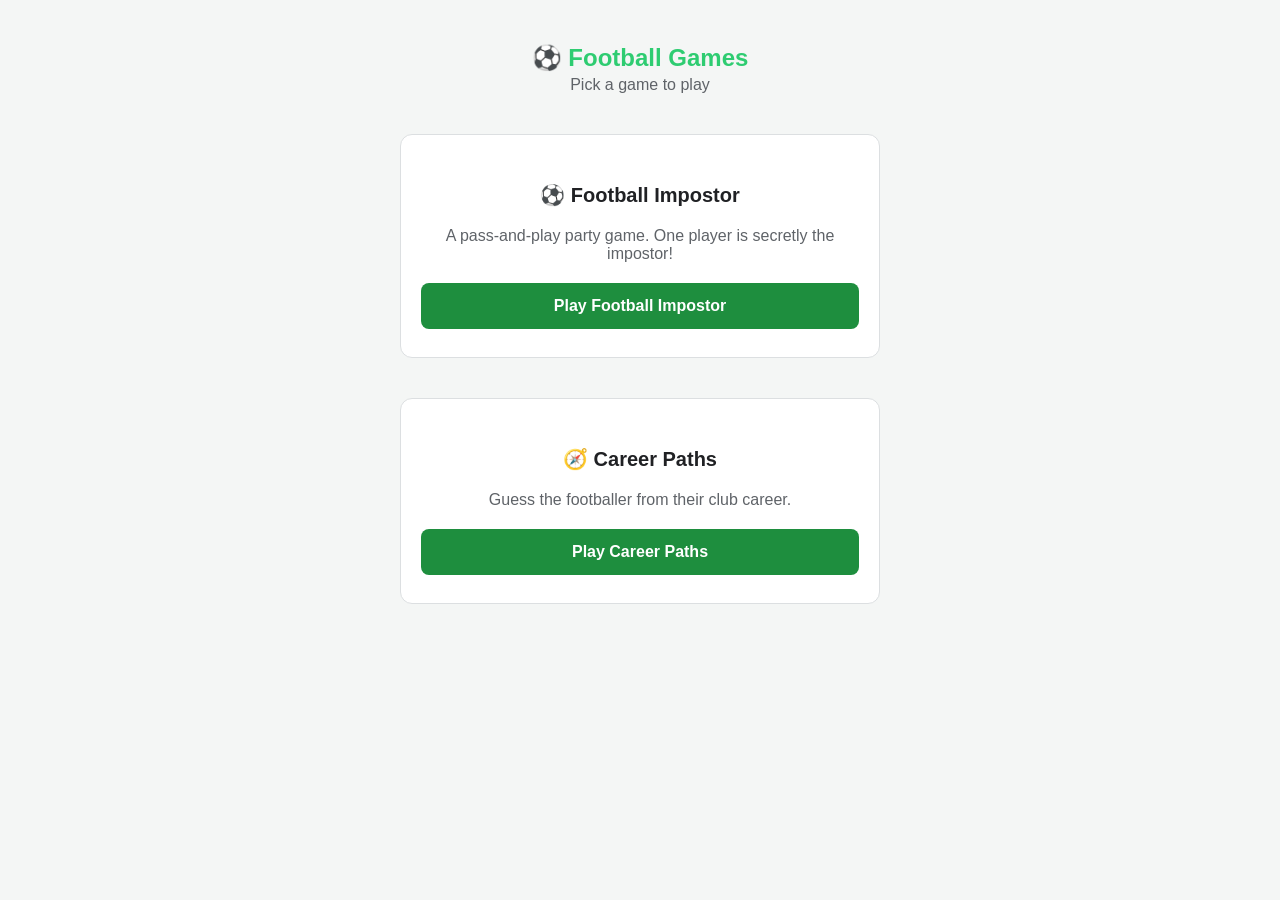
<file: index.html>
<!DOCTYPE html>
<html lang="en">
<head>
  <meta charset="UTF-8" />
  <meta name="viewport" content="width=device-width, initial-scale=1.0, maximum-scale=1.0" />
  <title>Football Games</title>
  <link rel="stylesheet" href="styles.css" />
</head>
<body>

  <main id="app">
    <section class="screen">
      <h1>⚽ Football Games</h1>
      <p class="subtitle">Pick a game to play</p>

      <div class="card">
        <p class="pass-prompt">⚽ Football Impostor</p>
        <p class="hint">A pass-and-play party game. One player is secretly the impostor!</p>
        <a href="impostor.html" class="link-btn primary-btn">Play Football Impostor</a>
      </div>

      <div class="card">
        <p class="pass-prompt">🧭 Career Paths</p>
        <p class="hint">Guess the footballer from their club career.</p>
        <a href="career-paths.html" class="link-btn primary-btn">Play Career Paths</a>
      </div>
    </section>
  </main>

</body>
</html>
</file>
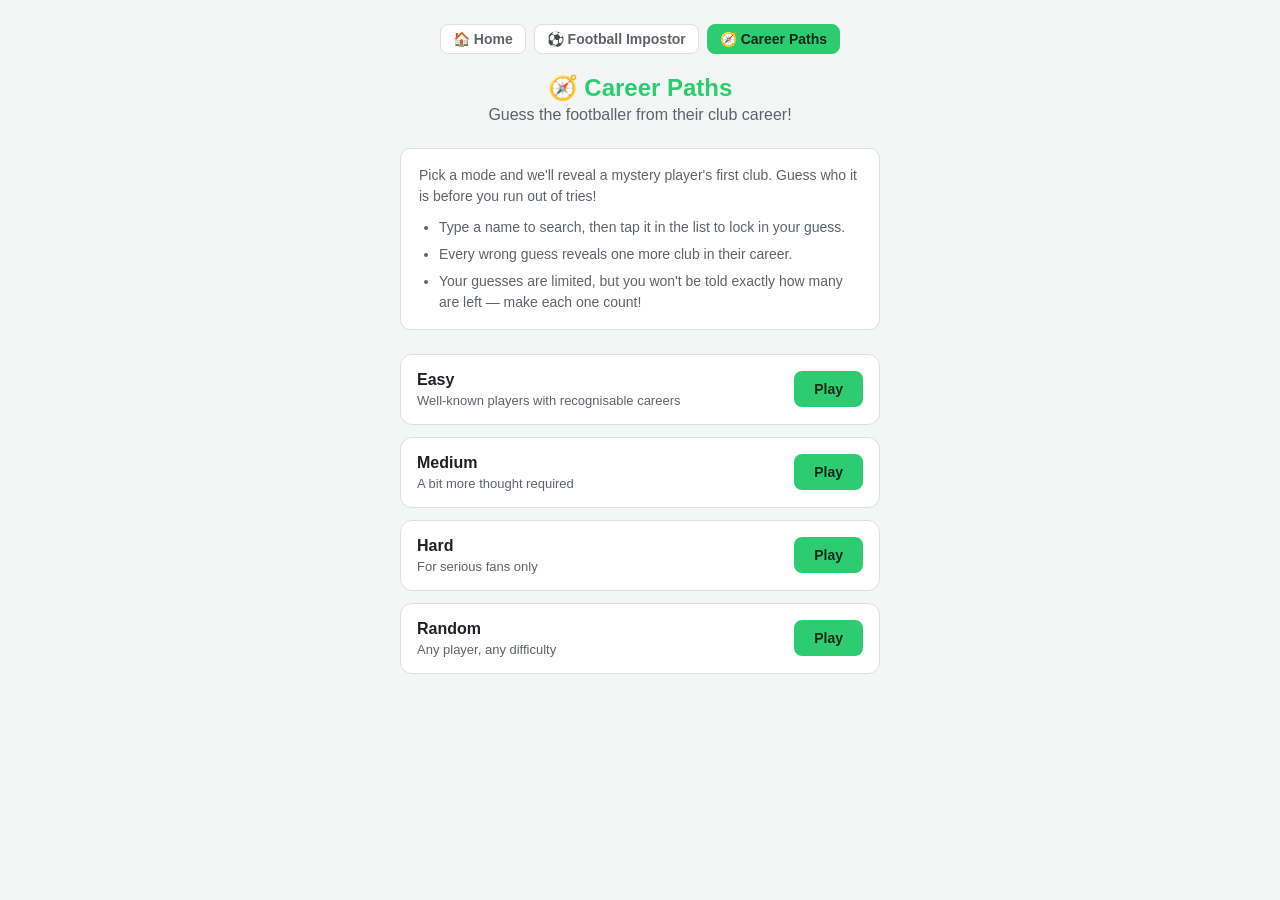
<file: career-paths.html>
<!DOCTYPE html>
<html lang="en">
<head>
  <meta charset="UTF-8" />
  <meta name="viewport" content="width=device-width, initial-scale=1.0, maximum-scale=1.0" />
  <title>Career Paths</title>
  <link rel="stylesheet" href="styles.css" />
</head>
<body>

  <main id="app">
    <nav class="game-nav">
      <a href="index.html">&#127968; Home</a>
      <a href="impostor.html">&#9917; Football Impostor</a>
      <a href="career-paths.html" class="active">&#129517; Career Paths</a>
    </nav>

    <!-- SCREEN 1: pick a difficulty and start a round -->
    <section id="start-screen" class="screen">
      <h1>&#129517; Career Paths</h1>
      <p class="subtitle">Guess the footballer from their club career!</p>

      <div class="rules-box">
        <p>Pick a mode and we'll reveal a mystery player's first club.
          Guess who it is before you run out of tries!</p>
        <ul>
          <li>Type a name to search, then tap it in the list to lock in your guess.</li>
          <li>Every wrong guess reveals one more club in their career.</li>
          <li>Your guesses are limited, but you won't be told exactly how many are left — make each one count!</li>
        </ul>
      </div>

      <!-- One row per mode, each with its own "Play" button that starts a
           round in that mode immediately -- see careerPaths.js for how rows
           get disabled when a tier has no players yet. -->
      <div class="mode-list">
        <div class="mode-row">
          <div class="mode-row-info">
            <p class="mode-row-title">Easy</p>
            <p class="mode-row-desc" id="mode-desc-easy">Well-known players with recognisable careers</p>
          </div>
          <button id="play-easy-btn" class="mode-row-play-btn">Play</button>
        </div>

        <div class="mode-row">
          <div class="mode-row-info">
            <p class="mode-row-title">Medium</p>
            <p class="mode-row-desc" id="mode-desc-medium">A bit more thought required</p>
          </div>
          <button id="play-medium-btn" class="mode-row-play-btn">Play</button>
        </div>

        <div class="mode-row">
          <div class="mode-row-info">
            <p class="mode-row-title">Hard</p>
            <p class="mode-row-desc" id="mode-desc-hard">For serious fans only</p>
          </div>
          <button id="play-hard-btn" class="mode-row-play-btn">Play</button>
        </div>

        <div class="mode-row">
          <div class="mode-row-info">
            <p class="mode-row-title">Random</p>
            <p class="mode-row-desc" id="mode-desc-random">Any player, any difficulty</p>
          </div>
          <button id="play-random-btn" class="mode-row-play-btn">Play</button>
        </div>
      </div>
    </section>

    <!-- SCREEN 2: the guessing round itself -->
    <section id="game-screen" class="screen hidden">
      <div class="card">
        <p id="difficulty-label" class="pass-prompt"></p>
        <p id="cycle-message" class="guesses-left"></p>

        <!-- Small, unobtrusive stats bar -- see careerPaths.js for how the
             numbers are tracked and persisted. -->
        <p id="stats-bar" class="stats-bar">
          &#128293; Streak: <strong id="current-streak-text">0</strong>
          &nbsp;&middot;&nbsp;
          &#127942; Best: <strong id="best-streak-text">0</strong>
          &nbsp;&middot;&nbsp;
          <span id="solve-rate-text">0/0 solved</span>
        </p>

        <label class="photo-toggle-label">
          <input type="checkbox" id="show-photo-toggle" checked />
          Show photo
        </label>

        <!-- alt text + onerror (set in JS) make sure a broken photo URL
             never shows an ugly broken-image icon -->
        <img id="player-photo" class="player-photo blurred" alt="Mystery player" />

        <ul id="career-list" class="career-list"></ul>

        <div class="guess-wrap">
          <input
            type="text"
            id="guess-input"
            placeholder="Type a player name..."
            autocomplete="off"
          />
          <div id="guess-dropdown" class="guess-dropdown hidden"></div>
        </div>

        <p id="feedback-message" class="feedback-message"></p>

        <div id="answer-box" class="answer-display hidden">
          <p>The answer was: <strong id="answer-name"></strong></p>
          <p id="solved-in-text" class="solved-in-text"></p>
        </div>

        <button id="give-up-btn" class="secondary-btn">Give up</button>
        <button id="new-round-btn" class="secondary-btn">New round</button>
        <button id="change-difficulty-btn" class="secondary-btn">Change mode</button>

        <button id="reset-stats-btn" class="reset-stats-btn">Reset stats</button>
      </div>
    </section>
  </main>

  <!-- careerPlayers.js is a plain script that just declares a global
       `careerPlayers` variable (the answer pool). careerPaths.js is loaded
       as a module (like the impostor game's main.js) so it can import the
       read-only search-name list from data.js -- see the comment at the top
       of careerPaths.js for why there are two separate lists. -->
  <script src="js/careerPlayers.js"></script>
  <script type="module" src="js/careerPaths.js"></script>
</body>
</html>
</file>
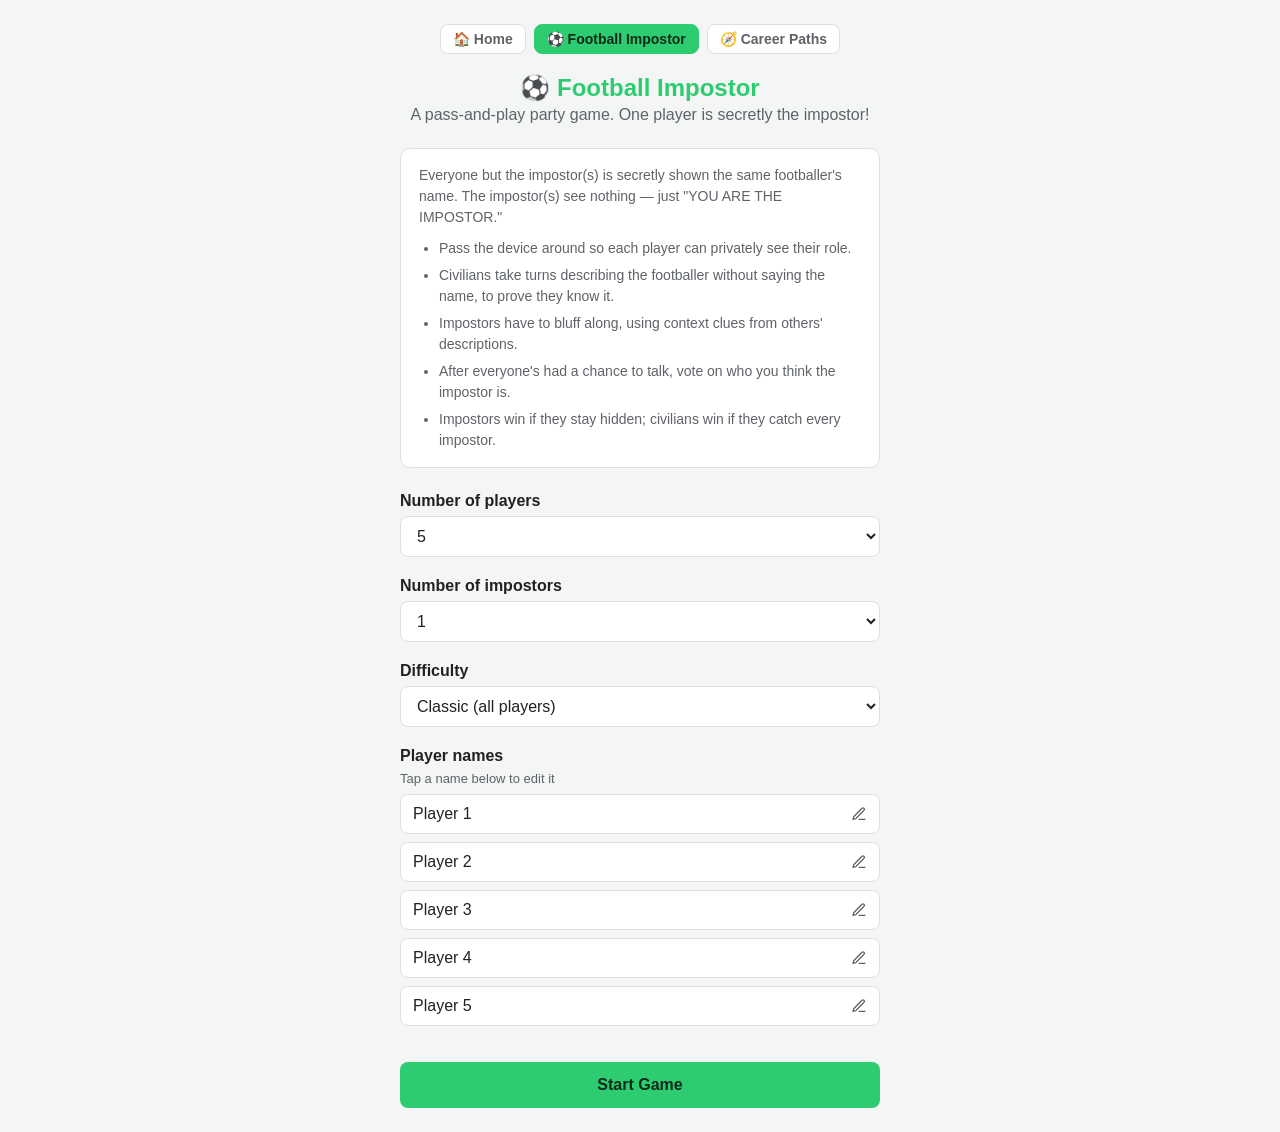
<file: impostor.html>
<!DOCTYPE html>
<html lang="en">
<head>
  <meta charset="UTF-8" />
  <meta name="viewport" content="width=device-width, initial-scale=1.0, maximum-scale=1.0" />
  <title>Football Impostor</title>
  <link rel="stylesheet" href="styles.css" />
</head>
<body>

  <main id="app">
    <nav class="game-nav">
      <a href="index.html">&#127968; Home</a>
      <a href="impostor.html" class="active">&#9917; Football Impostor</a>
      <a href="career-paths.html">&#129517; Career Paths</a>
    </nav>

    <!-- SCREEN 1: Setup — choose player count, impostor count, and names -->
    <section id="setup-screen" class="screen">
      <h1>⚽ Football Impostor</h1>
      <p class="subtitle">A pass-and-play party game. One player is secretly the impostor!</p>

      <div class="rules-box">
        <p>
          Everyone but the impostor(s) is secretly shown the same footballer's
          name. The impostor(s) see nothing — just "YOU ARE THE IMPOSTOR."
        </p>
        <ul>
          <li>Pass the device around so each player can privately see their role.</li>
          <li>Civilians take turns describing the footballer without saying the name, to prove they know it.</li>
          <li>Impostors have to bluff along, using context clues from others' descriptions.</li>
          <li>After everyone's had a chance to talk, vote on who you think the impostor is.</li>
          <li>Impostors win if they stay hidden; civilians win if they catch every impostor.</li>
        </ul>
      </div>

      <div class="field">
        <label for="player-count">Number of players</label>
        <select id="player-count">
          <option value="3">3</option>
          <option value="4">4</option>
          <option value="5" selected>5</option>
          <option value="6">6</option>
          <option value="7">7</option>
          <option value="8">8</option>
        </select>
      </div>

      <div class="field">
        <label for="impostor-count">Number of impostors</label>
        <select id="impostor-count">
          <option value="1" selected>1</option>
          <option value="2">2</option>
          <option value="3">3</option>
        </select>
      </div>

      <div class="field">
        <label for="difficulty-select">Difficulty</label>
        <select id="difficulty-select">
          <option value="classic" selected>Classic (all players)</option>
          <option value="easy">Easy</option>
          <option value="medium">Medium</option>
          <option value="hard">Hard</option>
        </select>
      </div>

      <div class="field">
        <label>Player names</label>
        <p class="field-hint">Tap a name below to edit it</p>
        <div id="name-inputs"></div>
      </div>

      <button id="start-game-btn" class="primary-btn">Start Game</button>
    </section>

    <!-- SCREEN 2: Pass and play — reveal each player's role one at a time -->
    <section id="reveal-screen" class="screen hidden">
      <div class="card">
        <p id="pass-prompt" class="pass-prompt"></p>
        <button id="reveal-role-btn" class="primary-btn">Tap to see your role</button>

        <div id="role-display" class="role-display hidden">
          <p id="role-text"></p>
          <button id="hide-role-btn" class="secondary-btn">Hide and pass</button>
        </div>
      </div>
    </section>

    <!-- SCREEN 3: Discussion — announce who starts, allow revealing the impostor -->
    <section id="discussion-screen" class="screen hidden">
      <div class="card">
        <p id="starter-text" class="starter-text"></p>
        <p class="hint">Discuss and try to find the impostor(s)! When ready, reveal the answer.</p>
        <button id="reveal-impostor-btn" class="primary-btn">Reveal impostor(s)</button>

        <div id="answer-display" class="answer-display hidden">
          <p id="answer-text"></p>
        </div>

        <button id="new-round-btn" class="secondary-btn">New round</button>
      </div>
    </section>

  </main>

  <script type="module" src="js/main.js"></script>
</body>
</html>
</file>
<file: styles.css>
/* styles.css — simple, clean, mobile-friendly styling */

:root {
  --green: #1e8e3e;
  --green-dark: #166a2d;
  --red: #d93025;
  --bg: #f4f6f5;
  --card-bg: #ffffff;
  --text: #202124;
  --muted: #5f6368;
  --border: #dcdfe1;

  /* Single accent color: a football-pitch green, used only for the page
     title and the main action buttons (Start / New round / Give up). */
  --accent: #2ecc71;
  --accent-hover: #27ae60;
  --accent-text: #0e2a1a; /* dark text keeps good contrast on the bright green */
}

* {
  box-sizing: border-box;
}

body {
  margin: 0;
  min-height: 100vh;
  font-family: -apple-system, BlinkMacSystemFont, "Segoe UI", Roboto, Arial, sans-serif;
  background: var(--bg);
  color: var(--text);
  display: flex;
  justify-content: center;
  padding: 24px 16px;
}

#app {
  width: 100%;
  max-width: 480px;
}

h1 {
  text-align: center;
  margin-bottom: 4px;
  color: var(--accent);
}

.subtitle {
  text-align: center;
  color: var(--muted);
  margin-top: 0;
  margin-bottom: 24px;
}

.hidden {
  display: none !important;
}

/* ---------------------------------------------------------------------
   Screen transitions -- subtle fade-ins, purely visual (no logic here).
   These rely on a trick that works reliably across browsers: a CSS
   `animation` on an element automatically replays whenever that element
   goes from `display: none` back to visible, so just attaching the
   animation to classes that are already toggled via `.hidden` (see above)
   is enough -- no JS changes needed for most of this.
--------------------------------------------------------------------- */

@keyframes fadeIn {
  from { opacity: 0; }
  to { opacity: 1; }
}

@keyframes clubEnter {
  from { opacity: 0; transform: translateY(6px); }
  to { opacity: 1; transform: translateY(0); }
}

.screen {
  animation: fadeIn 200ms ease-out;
}

/* Same trick applied to the specific panels that toggle via .hidden within
   a screen (not the whole screen): the role reveal, the impostor/answer
   reveal (shared class on both games), and the "tap to see your role"
   prompt that reappears once per player's turn. Kept fast (200ms) since
   speed matters more than polish for the role reveal specifically. */
.role-display,
.answer-display,
#reveal-role-btn {
  animation: fadeIn 200ms ease-out;
}

/* Only the most-recently-revealed club in the career list gets this class
   (added in JS, see careerPaths.js) so earlier clubs don't replay the
   animation every time a new one appears. */
.career-list li.club-reveal {
  animation: clubEnter 200ms ease-out;
}

.rules-box {
  background: var(--card-bg);
  border: 1px solid var(--border);
  border-radius: 10px;
  padding: 16px 18px;
  margin-bottom: 24px;
  color: var(--muted);
  font-size: 14px;
  line-height: 1.5;
}

.rules-box p {
  margin: 0 0 10px;
}

.rules-box ul {
  margin: 0;
  padding-left: 20px;
}

.rules-box li {
  margin-bottom: 6px;
}

.rules-box li:last-child {
  margin-bottom: 0;
}

.field {
  margin-bottom: 20px;
}

.field label {
  display: block;
  font-weight: 600;
  margin-bottom: 6px;
}

select,
input[type="text"] {
  width: 100%;
  padding: 10px 12px;
  font-size: 16px;
  border: 1px solid var(--border);
  border-radius: 8px;
  background: var(--card-bg);
  color: var(--text);
}

.field-hint {
  margin: 0 0 8px;
  font-size: 13px;
  color: var(--muted);
}

#name-inputs input {
  margin-bottom: 8px;
  background-image: url("data:image/svg+xml,%3Csvg xmlns='http://www.w3.org/2000/svg' viewBox='0 0 24 24' fill='none' stroke='%235f6368' stroke-width='2' stroke-linecap='round' stroke-linejoin='round' width='16' height='16'%3E%3Cpath d='M12 20h9'/%3E%3Cpath d='M16.5 3.5a2.12 2.12 0 0 1 3 3L7 19l-4 1 1-4Z'/%3E%3C/svg%3E");
  background-repeat: no-repeat;
  background-position: right 12px center;
  padding-right: 36px;
}

button {
  font-size: 16px;
  font-weight: 600;
  border: none;
  border-radius: 8px;
  padding: 14px 20px;
  cursor: pointer;
  width: 100%;
}

.primary-btn {
  background: var(--green);
  color: white;
  margin-top: 8px;
}

.primary-btn:hover {
  background: var(--green-dark);
}

.secondary-btn {
  background: var(--card-bg);
  color: var(--text);
  border: 1px solid var(--border);
  margin-top: 12px;
}

.secondary-btn:hover {
  background: var(--bg);
}

.card {
  background: var(--card-bg);
  border: 1px solid var(--border);
  border-radius: 12px;
  padding: 28px 20px;
  text-align: center;
  margin-top: 40px;
}

.pass-prompt {
  font-size: 20px;
  font-weight: 600;
  margin-bottom: 20px;
}

.role-display {
  margin-top: 20px;
  padding-top: 20px;
  border-top: 1px solid var(--border);
}

#role-text {
  font-size: 22px;
  font-weight: 700;
  margin-bottom: 20px;
}

.starter-text {
  font-size: 20px;
  font-weight: 700;
  margin-bottom: 12px;
}

.hint {
  color: var(--muted);
  margin-bottom: 20px;
}

.answer-display {
  margin: 20px 0;
  padding: 16px;
  border-radius: 8px;
  background: var(--bg);
}

#answer-text {
  font-weight: 600;
  white-space: pre-line;
}

@media (prefers-color-scheme: dark) {
  :root {
    --bg: #17181a;
    --card-bg: #232527;
    --text: #e8eaed;
    --muted: #9aa0a6;
    --border: #3c4043;
  }
}

/* ---------------------------------------------------------------------
   Career Paths game additions (new page, career-paths.html)
--------------------------------------------------------------------- */

.back-link {
  display: block;
  margin-bottom: 16px;
  text-align: center;
  color: var(--muted);
  text-decoration: none;
  font-size: 14px;
}

.back-link:hover {
  text-decoration: underline;
}

.nav-highlight-link {
  display: block;
  margin-bottom: 16px;
  text-align: center;
  color: var(--green);
  font-weight: 600;
  text-decoration: none;
}

.nav-highlight-link:hover {
  color: var(--green-dark);
  text-decoration: underline;
}

.photo-toggle-label {
  display: flex;
  align-items: center;
  justify-content: center;
  gap: 6px;
  margin-bottom: 12px;
  font-size: 14px;
  color: var(--muted);
  cursor: pointer;
}

.player-photo {
  display: block;
  width: 160px;
  height: 160px;
  margin: 0 auto 20px;
  border-radius: 50%;
  object-fit: cover;
  background: var(--bg);
  filter: blur(0);
  transition: filter 0.3s ease;
}

.player-photo.blurred {
  filter: blur(20px);
}

.career-list {
  list-style: none;
  margin: 0 0 20px;
  padding: 0;
  text-align: left;
}

.career-list li {
  background: var(--bg);
  border-radius: 8px;
  padding: 10px 14px;
  margin-bottom: 8px;
  font-weight: 600;
}

.guess-wrap {
  position: relative;
  margin-bottom: 8px;
}

.guess-dropdown {
  position: absolute;
  top: 100%;
  left: 0;
  right: 0;
  background: var(--card-bg);
  border: 1px solid var(--border);
  border-top: none;
  border-radius: 0 0 8px 8px;
  max-height: 220px;
  overflow-y: auto;
  z-index: 10;
  text-align: left;
}

.dropdown-item {
  padding: 10px 12px;
  cursor: pointer;
}

.dropdown-item:hover {
  background: var(--bg);
}

.guesses-left {
  color: var(--muted);
  font-size: 14px;
  margin: 4px 0 16px;
}

.feedback-message {
  font-weight: 600;
  min-height: 20px;
  margin: 4px 0 16px;
}

.start-message {
  color: var(--red);
  font-weight: 600;
  text-align: center;
  margin-top: 8px;
}

/* Accent-green main buttons: Start (both pages), New round (both pages),
   Give up (Career Paths). Targeted by ID so other buttons (e.g. "Hide and
   pass", "Reveal impostor(s)") keep their current look. */
#start-game-btn,
#new-round-btn,
#give-up-btn {
  background: var(--accent);
  color: var(--accent-text);
  border: none;
}

#start-game-btn:hover,
#new-round-btn:hover,
#give-up-btn:hover {
  background: var(--accent-hover);
}

/* Makes an <a> look and behave like the existing <button> styles (which are
   tied to the `button` tag selector) -- used for the home page's "Play"
   links, which need to be real links, not buttons. */
.link-btn {
  display: block;
  box-sizing: border-box;
  width: 100%;
  text-align: center;
  text-decoration: none;
  font-size: 16px;
  font-weight: 600;
  border-radius: 8px;
  padding: 14px 20px;
  cursor: pointer;
}

/* Top nav bar (on the game pages) for jumping between Home / Football
   Impostor / Career Paths without going back through the home page. */
.game-nav {
  display: flex;
  justify-content: center;
  flex-wrap: wrap;
  gap: 8px;
  margin-bottom: 16px;
}

.game-nav a {
  padding: 6px 12px;
  border-radius: 8px;
  border: 1px solid var(--border);
  background: var(--card-bg);
  color: var(--muted);
  font-size: 14px;
  font-weight: 600;
  text-decoration: none;
}

.game-nav a:hover {
  background: var(--bg);
}

.game-nav a.active {
  background: var(--accent);
  border-color: var(--accent);
  color: var(--accent-text);
}

/* Respect the user's OS-level motion preference -- turn every animation
   above into an instant, no-transition change. */
@media (prefers-reduced-motion: reduce) {
  .screen,
  .role-display,
  .answer-display,
  #reveal-role-btn,
  .career-list li.club-reveal {
    animation: none !important;
  }
}

/* ---------------------------------------------------------------------
   Career Paths stats bar / streak tracking
--------------------------------------------------------------------- */

.stats-bar {
  font-size: 13px;
  color: var(--muted);
  text-align: center;
  margin: 0 0 16px;
}

.stats-bar strong {
  color: var(--accent);
}

.solved-in-text {
  margin: 8px 0 0;
  font-weight: 600;
  color: var(--accent);
}

/* Deliberately small and out of the way -- not a main action, so it
   shouldn't look like one. Overrides the generic `button` width:100% via
   normal CSS cascade (same technique .primary-btn/.secondary-btn already use). */
.reset-stats-btn {
  display: block;
  width: auto;
  margin: 12px auto 0;
  padding: 6px 10px;
  font-size: 12px;
  font-weight: 600;
  color: var(--muted);
  background: transparent;
  border: 1px solid var(--border);
  border-radius: 6px;
  cursor: pointer;
}

.reset-stats-btn:hover {
  background: var(--bg);
}

/* ---------------------------------------------------------------------
   Career Paths mode-select menu (start screen) -- one row per mode,
   styled like a menu card, each with its own "Play" button.
--------------------------------------------------------------------- */

.mode-list {
  display: flex;
  flex-direction: column;
  gap: 12px;
  margin-bottom: 8px;
}

.mode-row {
  display: flex;
  flex-wrap: wrap;
  align-items: center;
  justify-content: space-between;
  gap: 12px;
  background: var(--card-bg);
  border: 1px solid var(--border);
  border-radius: 12px;
  padding: 16px;
  text-align: left;
}

.mode-row-info {
  flex: 1 1 180px;
  min-width: 0;
}

.mode-row-title {
  margin: 0 0 4px;
  font-size: 16px;
  font-weight: 700;
}

.mode-row-desc {
  margin: 0;
  font-size: 13px;
  color: var(--muted);
}

.mode-row-desc.not-ready {
  color: var(--red);
  font-style: italic;
}

.mode-row-play-btn {
  flex: 0 0 auto;
  width: auto;
  padding: 10px 20px;
  font-size: 14px;
  font-weight: 700;
  border: none;
  border-radius: 8px;
  background: var(--accent);
  color: var(--accent-text);
  cursor: pointer;
}

.mode-row-play-btn:hover:not(:disabled) {
  background: var(--accent-hover);
}

.mode-row-play-btn:disabled {
  background: var(--border);
  color: var(--muted);
  cursor: not-allowed;
}

/* On narrow phones, drop the Play button below the text instead of
   squeezing everything onto one line. */
@media (max-width: 420px) {
  .mode-row {
    flex-direction: column;
    align-items: stretch;
  }

  .mode-row-info {
    /* Reset the flex-basis used for the side-by-side layout -- in a column
       layout it would otherwise stretch to fill the row's height, leaving
       a large gap above the button. */
    flex: 0 0 auto;
  }

  .mode-row-play-btn {
    width: 100%;
  }
}
</file>
